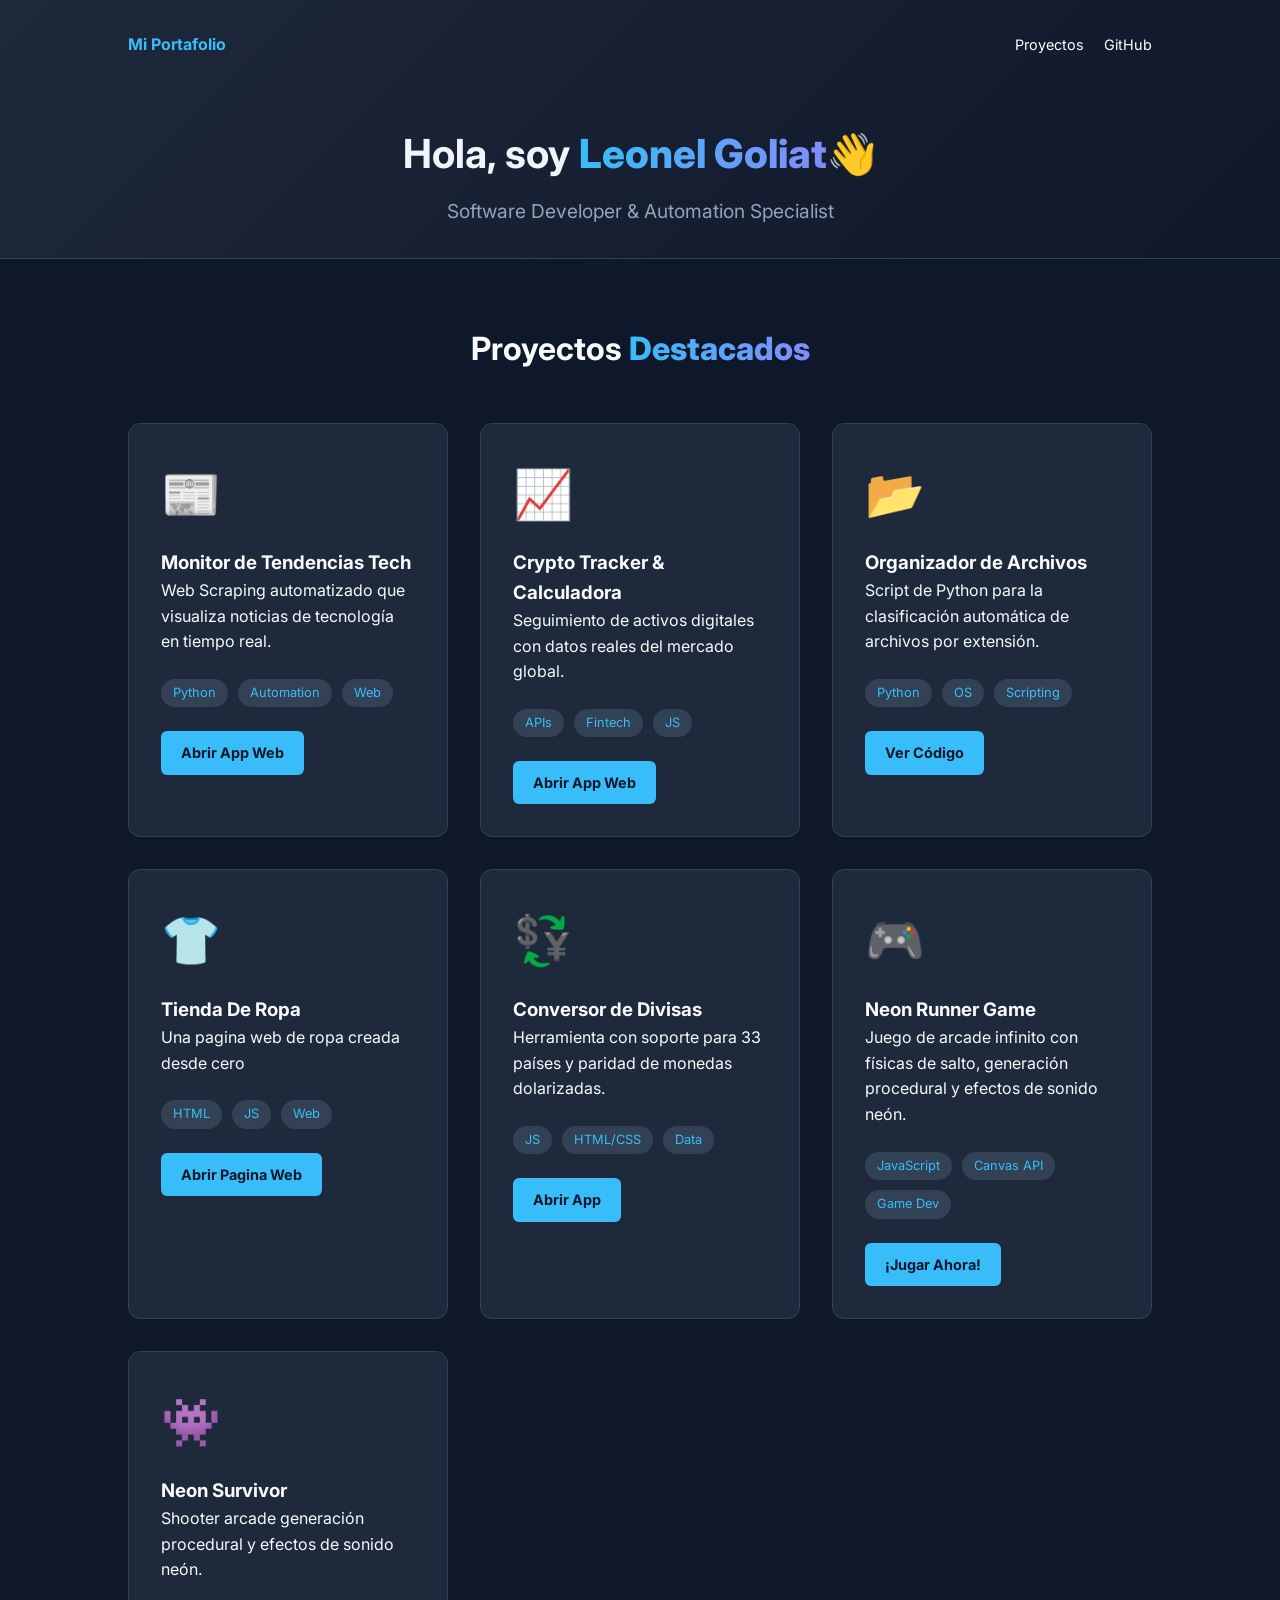
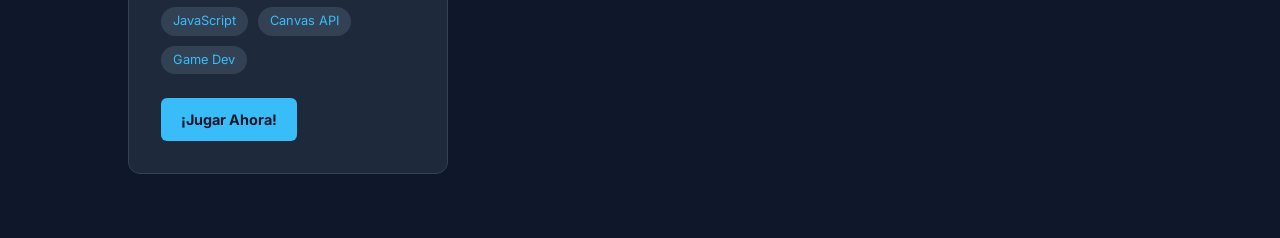
<file: index.html>
<!DOCTYPE html>
<html lang="es">
<head>
    <meta charset="UTF-8">
    <meta name="viewport" content="width=device-width, initial-scale=1.0">
    <title>Mi Portafolio</title>
    <link rel="stylesheet" href="style.css">
    <link href="https://fonts.googleapis.com/css2?family=Inter:wght@400;600;800&display=swap" rel="stylesheet">
</head>
<body>
    <header>
        <nav>
            <div class="logo">Mi Portafolio</div>
            <ul>
                <li><a href="#proyectos">Proyectos</a></li>
                <li><a href="https://github.com/Go1iat" target="_blank">GitHub</a></li>
            </ul>
        </nav>
        <div class="hero">
            <h1>Hola, soy <span class="nombre-resaltado">Leonel Goliat</span>👋</h1>
            <p>Software Developer & Automation Specialist</p>
        </div>
    </header>

    <main id="proyectos">
        <h2>Proyectos <span class="nombre-resaltado">Destacados</span></h2>
        <div class="grid-proyectos">
            
            <div class="card">
                <div class="icon-code">📰</div>
                <h3>Monitor de Tendencias Tech</h3>
                <p>Web Scraping automatizado que visualiza noticias de tecnología en tiempo real.</p>
                <div class="tags">
                    <span>Python</span>
                    <span>Automation</span>
                    <span>Web</span>
                </div>
                <div class="botones-group">
                    <a href="https://Go1iat.github.io/monitor-tendencias-tech/index.html" class="btn" target="_blank">Abrir App Web</a>
                </div>
            </div>

            <div class="card">
                <div class="icon-code">📈</div>
                <h3>Crypto Tracker & Calculadora</h3>
                <p>Seguimiento de activos digitales con datos reales del mercado global.</p>
                <div class="tags">
                    <span>APIs</span>
                    <span>Fintech</span>
                    <span>JS</span>
                </div>
                <div class="botones-group">
                    <a href="crypto-pro.html" class="btn" target="_blank">Abrir App Web</a>
                </div>
            </div>

            <div class="card">
                <div class="icon-code">📂</div>
                <h3>Organizador de Archivos</h3>
                <p>Script de Python para la clasificación automática de archivos por extensión.</p>
                <div class="tags">
                    <span>Python</span>
                    <span>OS</span>
                    <span>Scripting</span>
                </div>
                <div class="botones-group">
                    <a href="https://github.com/Go1iat/file-organizer-python" class="btn" target="_blank">Ver Código</a>
                </div>
            </div>

            <div class="card">
                <div class="icon-code">👕</div>
                <h3>Tienda De Ropa</h3>
                <p>Una pagina web de ropa creada desde cero</p>
                <div class="tags">
                    <span>HTML</span>
                    <span>JS</span>
                    <span>Web</span>
                </div>
                <div class="botones-group">
                    <a href="https://go1iat.github.io/TiendaRopa/index.html" class="btn" target="_blank">Abrir Pagina Web</a>
                </div>
            </div>

            <div class="card">
                <div class="icon-code">💱</div>
                <h3>Conversor de Divisas</h3>
                <p>Herramienta con soporte para 33 países y paridad de monedas dolarizadas.</p>
                <div class="tags">
                    <span>JS</span>
                    <span>HTML/CSS</span>
                    <span>Data</span>
                </div>
                <div class="botones-group">
                    <a href="conversor-pro.html" class="btn" target="_blank">Abrir App</a>
                </div>
            </div>

            <div class="card">
    <div class="icon-code">🎮</div>
    <h3>Neon Runner Game</h3>
    <p>Juego de arcade infinito con físicas de salto, generación procedural y efectos de sonido neón.</p>
    <div class="tags">
        <span>JavaScript</span>
        <span>Canvas API</span>
        <span>Game Dev</span>
    </div>
    <div class="botones-group">
        <a href="https://Go1iat.github.io/neon-runner-game/index.html" class="btn" target="_blank">¡Jugar Ahora!</a>
    </div>
</div>

            <div class="card">
    <div class="icon-code">👾</div>
    <h3>Neon Survivor</h3>
    <p>Shooter arcade generación procedural y efectos de sonido neón.</p>
    <div class="tags">
        <span>JavaScript</span>
        <span>Canvas API</span>
        <span>Game Dev</span>
    </div>
    <div class="botones-group">
        <a href="https://Go1iat.github.io/Neon-Survivor/index.html" class="btn" target="_blank">¡Jugar Ahora!</a>
    </div>
</div>

        </div>
    </main>
</body>
</html>
</file>
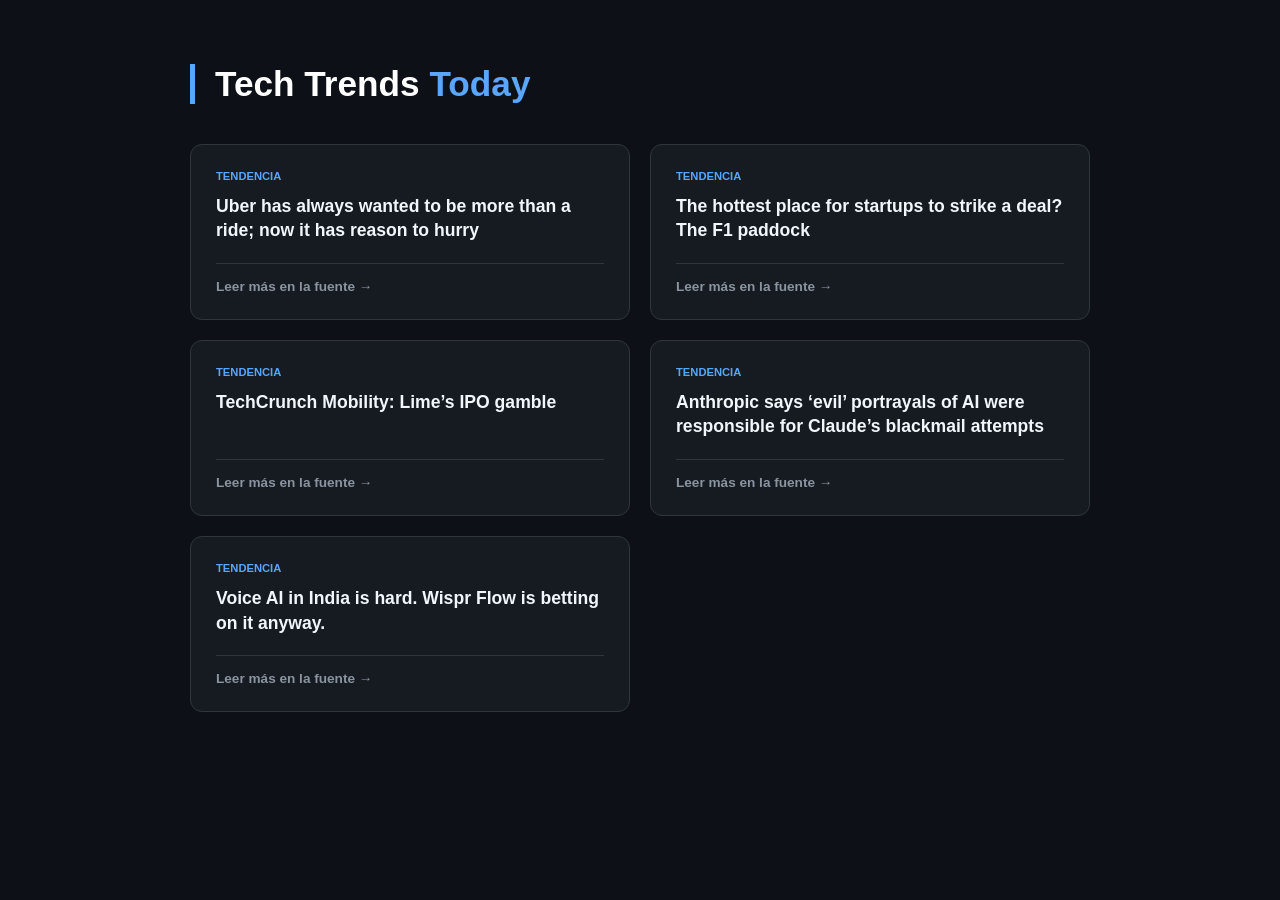
<file: monitor_tendencias/index.html>
<!DOCTYPE html>
<html lang="es">
<head>
    <meta charset="UTF-8">
    <meta name="viewport" content="width=device-width, initial-scale=1.0">
    <title>Tech Trends Monitor</title>
    <style>
        body {
            font-family: 'Inter', -apple-system, sans-serif;
            background-color: #0d1117; 
            color: #c9d1d9;
            margin: 0;
            padding: 40px 20px;
            display: flex;
            justify-content: center;
        }

        .container {
            max-width: 900px; /* Un poco más ancho para que quepan dos columnas */
            width: 100%;
        }

        h1 {
            color: #ffffff;
            font-size: 2.2rem;
            margin-bottom: 40px;
            border-left: 5px solid #58a6ff;
            padding-left: 20px;
        }

        /* ESTO ES LO NUEVO: La cuadrícula */
        #noticias-container {
            display: grid;
            grid-template-columns: repeat(2, 1fr); /* Crea 2 columnas iguales */
            gap: 20px; /* Espacio entre las tarjetas */
        }

        /* Si la pantalla es pequeña (celular), se pone una sola columna */
        @media (max-width: 600px) {
            #noticias-container {
                grid-template-columns: 1fr;
            }
        }

        .noticia-card {
            background: #161b22;
            border: 1px solid #30363d;
            border-radius: 12px;
            padding: 25px;
            display: flex;
            flex-direction: column;
            justify-content: space-between;
            transition: all 0.3s ease;
        }

        .noticia-card:hover {
            border-color: #58a6ff;
            background: #1c2128;
            transform: translateY(-5px);
            box-shadow: 0 10px 20px rgba(0,0,0,0.3);
        }

        .tag {
            color: #58a6ff;
            font-size: 0.7rem;
            font-weight: bold;
            text-transform: uppercase;
            margin-bottom: 12px;
            display: block;
        }

        .noticia-card h2 {
            font-size: 1.1rem;
            margin: 0 0 20px 0;
            line-height: 1.4;
            color: #f0f6fc;
        }

        .noticia-card a {
            text-decoration: none;
            color: #8b949e;
            font-size: 0.85rem;
            font-weight: 600;
            border-top: 1px solid #30363d;
            padding-top: 15px;
            display: block;
        }

        .noticia-card a:hover {
            color: #58a6ff;
        }
    </style>
</head>
<body>
    <div class="container">
        <h1>Tech Trends <span style="color: #58a6ff;">Today</span></h1>
        
        <div id="noticias-container">
            </div>
    </div>

    <script>
        async function cargarNoticias() {
            try {
                const response = await fetch('./datos.json');
                const data = await response.json();
                const container = document.getElementById('noticias-container');
                container.innerHTML = ''; 

                data.forEach(noticia => {
                    const card = document.createElement('div');
                    card.className = 'noticia-card';
                    card.innerHTML = `
                        <div>
                            <span class="tag">TENDENCIA</span>
                            <h2>${noticia.titulo}</h2>
                        </div>
                        <a href="${noticia.enlace}" target="_blank">Leer más en la fuente →</a>
                    `;
                    container.appendChild(card);
                });
            } catch (error) {
                console.error('Error:', error);
            }
        }
        cargarNoticias();
    </script>
</body>
</html>
</file>
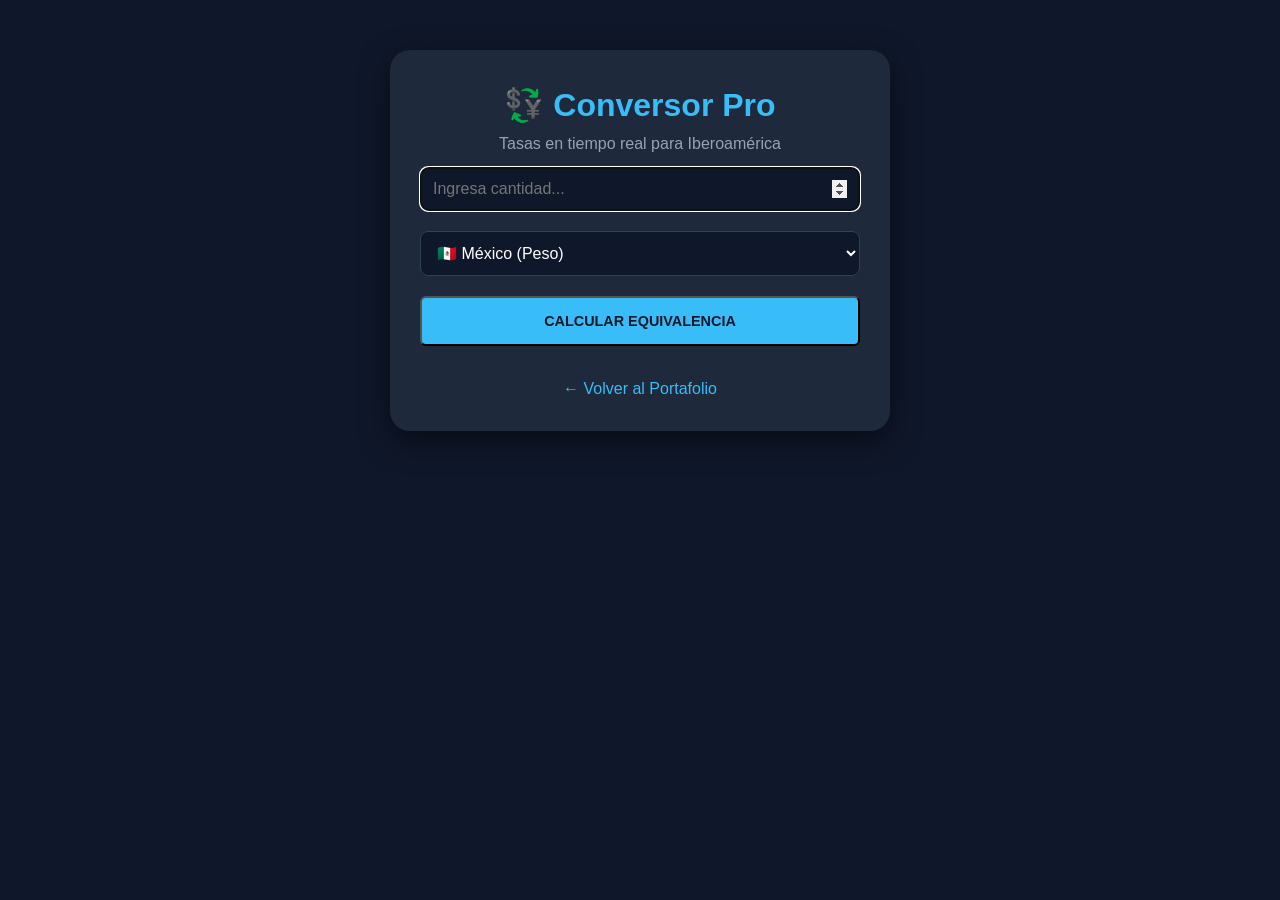
<file: conversor-pro.html>
<!DOCTYPE html>
<html lang="es">
<head>
    <meta charset="UTF-8">
    <meta name="viewport" content="width=device-width, initial-scale=1.0">
    <title>Conversor Panhispánico | Leonel Goliat</title>
    <link rel="stylesheet" href="style.css">
    <style>
        /* Estilos específicos para que esta página se vea como una App */
        .app-container {
            max-width: 500px;
            margin: 50px auto;
            padding: 30px;
            background: #1e293b;
            border-radius: 20px;
            box-shadow: 0 10px 30px rgba(0,0,0,0.5);
            text-align: center;
        }
        input, select {
            width: 100%;
            padding: 12px;
            margin: 10px 0;
            border-radius: 8px;
            border: 1px solid #334155;
            background: #0f172a;
            color: white;
            font-size: 1rem;
        }
        .resultado-grande {
            font-size: 2rem;
            color: #34d399;
            margin-top: 20px;
            font-weight: bold;
        }
    </style>
</head>
<body>
    <div class="app-container">
        <h1 style="color: #38bdf8;">💱 Conversor Pro</h1>
        <p style="color: #94a3b8;">Tasas en tiempo real para Iberoamérica</p>

        <input type="number" id="monto" placeholder="Ingresa cantidad..." autofocus>

        <select id="moneda">
    <optgroup label="Norte y Centroamérica">
        <option value="MXN">🇲🇽 México (Peso)</option>
        <option value="GTQ">🇬🇹 Guatemala (Quetzal)</option>
        <option value="HNL">🇭🇳 Honduras (Lempira)</option>
        <option value="NIO">🇳🇮 Nicaragua (Córdoba)</option>
        <option value="CRC">🇨🇷 Costa Rica (Colón)</option>
        <option value="BZD">🇧🇿 Belice (Dólar Beliceño)</option>
        <option value="USD_FIXED">🇵🇦 Panamá (Balboa)</option>
        <option value="USD_FIXED">🇸🇻 El Salvador (Dólar)</option>
    </optgroup>
    
    <optgroup label="Sudamérica">
        <option value="ARS">🇦🇷 Argentina (Peso)</option>
        <option value="BOB">🇧🇴 Bolivia (Boliviano)</option>
        <option value="BRL">🇧🇷 Brasil (Real)</option>
        <option value="CLP">🇨🇱 Chile (Peso)</option>
        <option value="COP">🇨🇴 Colombia (Peso)</option>
        <option value="USD_FIXED">🇪🇨 Ecuador (Dólar)</option>
        <option value="GYD">🇬🇾 Guyana (Dólar)</option>
        <option value="PYG">🇵🇾 Paraguay (Guaraní)</option>
        <option value="PEN">🇵🇪 Perú (Sol)</option>
        <option value="SRD">🇸🇷 Surinam (Dólar)</option>
        <option value="UYU">🇺🇾 Uruguay (Peso)</option>
        <option value="VES">🇻🇪 Venezuela (Bolívar)</option>
    </optgroup>

    <optgroup label="El Caribe">
        <option value="CUP">🇨🇺 Cuba (Peso)</option>
        <option value="DOP">🇩🇴 Rep. Dominicana (Peso)</option>
        <option value="HTG">🇭🇹 Haití (Gourde)</option>
        <option value="JMD">🇯🇲 Jamaica (Dólar)</option>
        <option value="TTD">🇹🇹 Trinidad y Tobago (Dólar)</option>
        <option value="BBD">🇧🇧 Barbados (Dólar)</option>
        <option value="XCD">🇦🇬 Antigua y Barbuda (Dólar del Caribe Or.)</option>
        <option value="XCD">🇩🇲 Dominica (Dólar del Caribe Or.)</option>
        <option value="XCD">🇬🇩 Granada (Dólar del Caribe Or.)</option>
        <option value="XCD">🇰🇳 San Cristóbal y Nieves (Dólar del Caribe Or.)</option>
        <option value="XCD">VC">🇻🇨 San Vicente y las Granadinas (Dólar C.O.)</option>
        <option value="XCD">🇱🇨 Santa Lucía (Dólar C.O.)</option>
        <option value="BSD">🇧🇸 Bahamas (Dólar)</option>
    </optgroup>
</select>

        <button onclick="convertirMoneda()" class="btn" style="width: 100%; padding: 15px; margin-top: 10px;">
            CALCULAR EQUIVALENCIA
        </button>

        <div id="resultado" class="resultado-grande"></div>
        
        <div style="margin-top: 30px;">
            <a href="index.html" style="color: #38bdf8; text-decoration: none;">← Volver al Portafolio</a>
        </div>
    </div>

    <script src="conversor.js"></script>
</body>
</html>
</file>
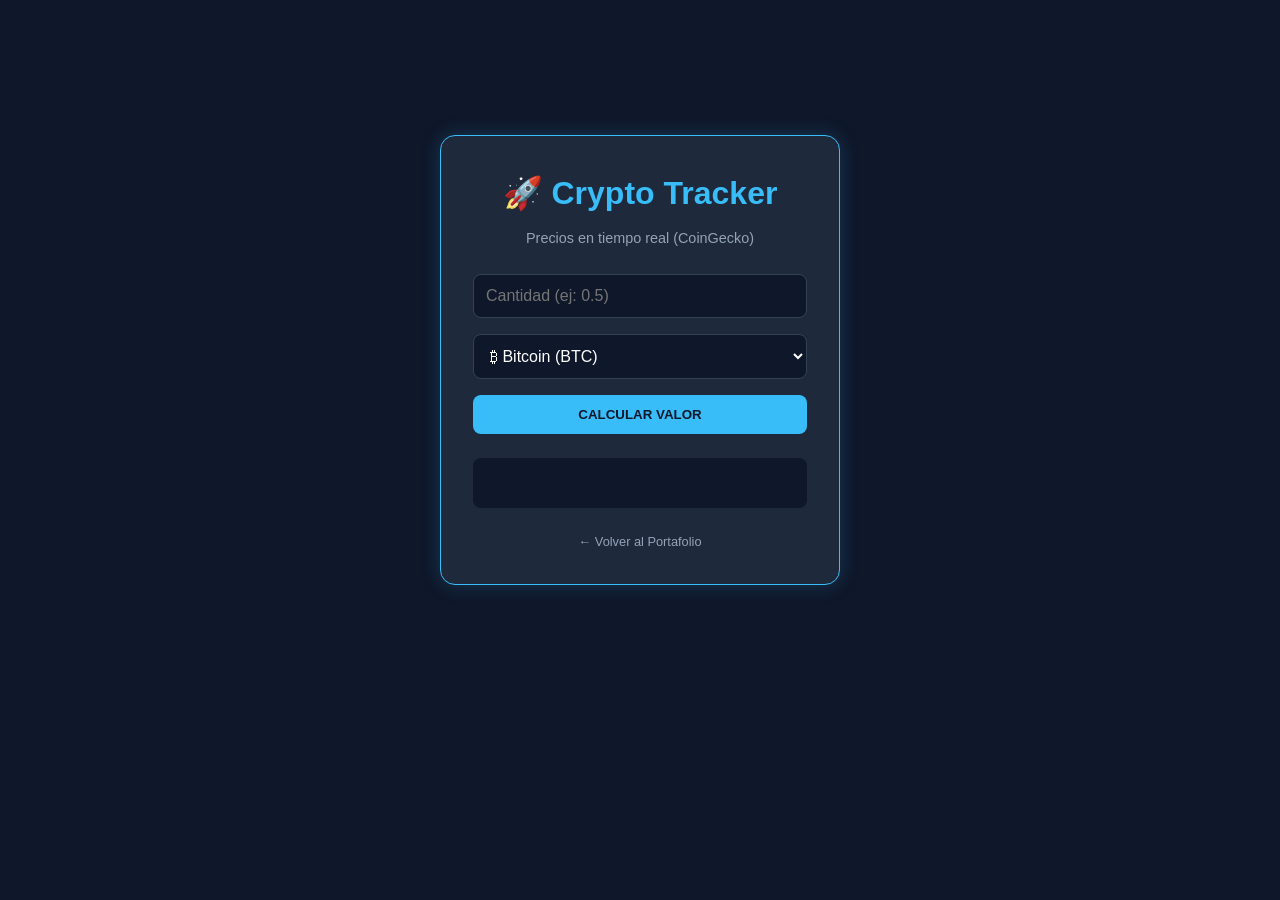
<file: crypto-pro.html>
<!DOCTYPE html>
<html lang="es">
<head>
    <meta charset="UTF-8">
    <meta name="viewport" content="width=device-width, initial-scale=1.0">
    <title>Crypto Tracker | Leonel Goliat</title>
    <link rel="stylesheet" href="style.css">
</head>
<body>
    <div class="container-app">
        <div class="card-app">
            <h1 class="titulo-app">🚀 Crypto Tracker</h1>
            <p class="subtitulo">Precios en tiempo real (CoinGecko)</p>

            <input type="number" id="monto" placeholder="Cantidad (ej: 0.5)" step="any">
            
             <select id="crypto">
                <option value="bitcoin">₿ Bitcoin (BTC)</option>
                <option value="ethereum">Ξ Ethereum (ETH)</option>
                <option value="solana">◎ Solana (SOL)</option>
                <option value="binancecoin">🔶 BNB (Binance)</option>
                <option value="cardano">₳ Cardano (ADA)</option>
                <option value="ripple">✕ XRP (Ripple)</option>
                <option value="dogecoin">Ð Dogecoin (DOGE)</option>
                <option value="polkadot">● Polkadot (DOT)</option>
            </select>

            <button class="btn-primary" onclick="consultarCrypto()">CALCULAR VALOR</button>

            <div id="resultado" class="resultado-v"></div>

            <a href="index.html" class="back-link">← Volver al Portafolio</a>
        </div>
    </div>
    <script src="crypto.js"></script>
</body>
</html>
</file>
<file: style.css>
/* Configuración General */
* {
    margin: 0;
    padding: 0;
    box-sizing: border-box;
    font-family: 'Inter', sans-serif;
}

body {
    background-color: #0f172a; /* Azul muy oscuro */
    color: #f8fafc;
    line-height: 1.6;
}

/* Encabezado y Hero */
header {
    background: linear-gradient(135deg, #1e293b 0%, #0f172a 100%);
    padding: 2rem 10%;
    text-align: center;
    border-bottom: 1px solid #334155;
}

nav {
    display: flex;
    justify-content: space-between;
    margin-bottom: 4rem;
}

.logo { font-weight: bold; color: #38bdf8; }

nav ul { list-style: none; display: flex; gap: 20px; }
nav a { color: white; text-decoration: none; font-size: 0.9rem; }

.hero h1 { font-size: 2.5rem; margin-bottom: 10px; color: #f1f5f9; }
.hero p { color: #94a3b8; font-size: 1.2rem; }

/* Sección de Proyectos */
main { padding: 4rem 10%; }

h2 { text-align: center; margin-bottom: 3rem; font-size: 2rem; }

.grid-proyectos {
    display: grid;
    grid-template-columns: repeat(auto-fit, minmax(300px, 1fr));
    gap: 2rem;
}

/* Tarjetas de Proyecto */
.card {
    background: #1e293b;
    padding: 2rem;
    border-radius: 12px;
    border: 1px solid #334155;
    transition: transform 0.3s ease;
}

.card:hover {
    transform: translateY(-10px);
    border-color: #38bdf8;
}

.icon-code { font-size: 3rem; margin-bottom: 1rem; }

.tags { margin: 1.5rem 0; display: flex; gap: 10px; flex-wrap: wrap; }
.tags span {
    background: #334155;
    padding: 4px 12px;
    border-radius: 20px;
    font-size: 0.8rem;
    color: #38bdf8;
}

.btn {
    display: inline-block;
    background: #38bdf8;
    color: #0f172a;
    padding: 10px 20px;
    border-radius: 6px;
    text-decoration: none;
    font-weight: bold;
    font-size: 0.9rem;
}
/* Configuración General */
* {
    margin: 0;
    padding: 0;
    box-sizing: border-box;
    font-family: 'Inter', sans-serif;
}

body {
    background-color: #0f172a; /* Azul muy oscuro */
    color: #f8fafc;
    line-height: 1.6;
}

/* Encabezado y Hero */
header {
    background: linear-gradient(135deg, #1e293b 0%, #0f172a 100%);
    padding: 2rem 10%;
    text-align: center;
    border-bottom: 1px solid #334155;
}

nav {
    display: flex;
    justify-content: space-between;
    margin-bottom: 4rem;
}

.logo { font-weight: bold; color: #38bdf8; }

nav ul { list-style: none; display: flex; gap: 20px; }
nav a { color: white; text-decoration: none; font-size: 0.9rem; }

.hero h1 { font-size: 2.5rem; margin-bottom: 10px; color: #f1f5f9; }
.hero p { color: #94a3b8; font-size: 1.2rem; }

/* Sección de Proyectos */
main { padding: 4rem 10%; }

h2 { text-align: center; margin-bottom: 3rem; font-size: 2rem; }

.grid-proyectos {
    display: grid;
    grid-template-columns: repeat(auto-fit, minmax(300px, 1fr));
    gap: 2rem;
}

/* Tarjetas de Proyecto */
.card {
    background: #1e293b;
    padding: 2rem;
    border-radius: 12px;
    border: 1px solid #334155;
    transition: transform 0.3s ease;
}

.card:hover {
    transform: translateY(-10px);
    border-color: #38bdf8;
}

.icon-code { font-size: 3rem; margin-bottom: 1rem; }

.tags { margin: 1.5rem 0; display: flex; gap: 10px; flex-wrap: wrap; }
.tags span {
    background: #334155;
    padding: 4px 12px;
    border-radius: 20px;
    font-size: 0.8rem;
    color: #38bdf8;
}

.btn {
    display: inline-block;
    background: #38bdf8;
    color: #0f172a;
    padding: 10px 20px;
    border-radius: 6px;
    text-decoration: none;
    font-weight: bold;
    font-size: 0.9rem;
}

.nombre-resaltado {
    background: linear-gradient(90deg, #38bdf8, #818cf8);
    -webkit-background-clip: text;
    -webkit-text-fill-color: transparent;
    font-weight: 800;
}


/* --- DISEÑO PARA LAS APLICACIONES (CONVERSOR Y CRYPTO) --- */

/* Contenedor principal para centrar la app en pantalla */
.container-app {
    display: flex;
    justify-content: center;
    align-items: center;
    min-height: 80vh;
    padding: 20px;
}

/* La tarjeta de la aplicación */
.card-app {
    background: #1e293b;
    padding: 2rem;
    border-radius: 15px;
    border: 1px solid #38bdf8;
    box-shadow: 0 0 20px rgba(56, 189, 248, 0.2);
    width: 100%;
    max-width: 400px;
    text-align: center;
}

.titulo-app {
    color: #38bdf8;
    margin-bottom: 0.5rem;
}

.subtitulo {
    color: #94a3b8;
    font-size: 0.9rem;
    margin-bottom: 1.5rem;
}

/* Estilo para los inputs y selects */
.card-app input, .card-app select {
    width: 100%;
    padding: 12px;
    margin-bottom: 1rem;
    background: #0f172a;
    border: 1px solid #334155;
    color: white;
    border-radius: 8px;
    font-size: 1rem;
}

/* Botón principal de la app */
.btn-primary {
    width: 100%;
    background: #38bdf8;
    color: #0f172a;
    padding: 12px;
    border: none;
    border-radius: 8px;
    font-weight: bold;
    cursor: pointer;
    transition: 0.3s;
}

.btn-primary:hover {
    background: #7dd3fc;
    transform: translateY(-2px);
}

/* El cuadro donde sale el precio */
.resultado-v {
    margin-top: 1.5rem;
    padding: 15px;
    background: #0f172a;
    border-radius: 8px;
    min-height: 50px;
}

.back-link {
    display: block;
    margin-top: 1.5rem;
    color: #94a3b8;
    text-decoration: none;
    font-size: 0.8rem;
}

.back-link:hover {
    color: #38bdf8;
}
</file>
